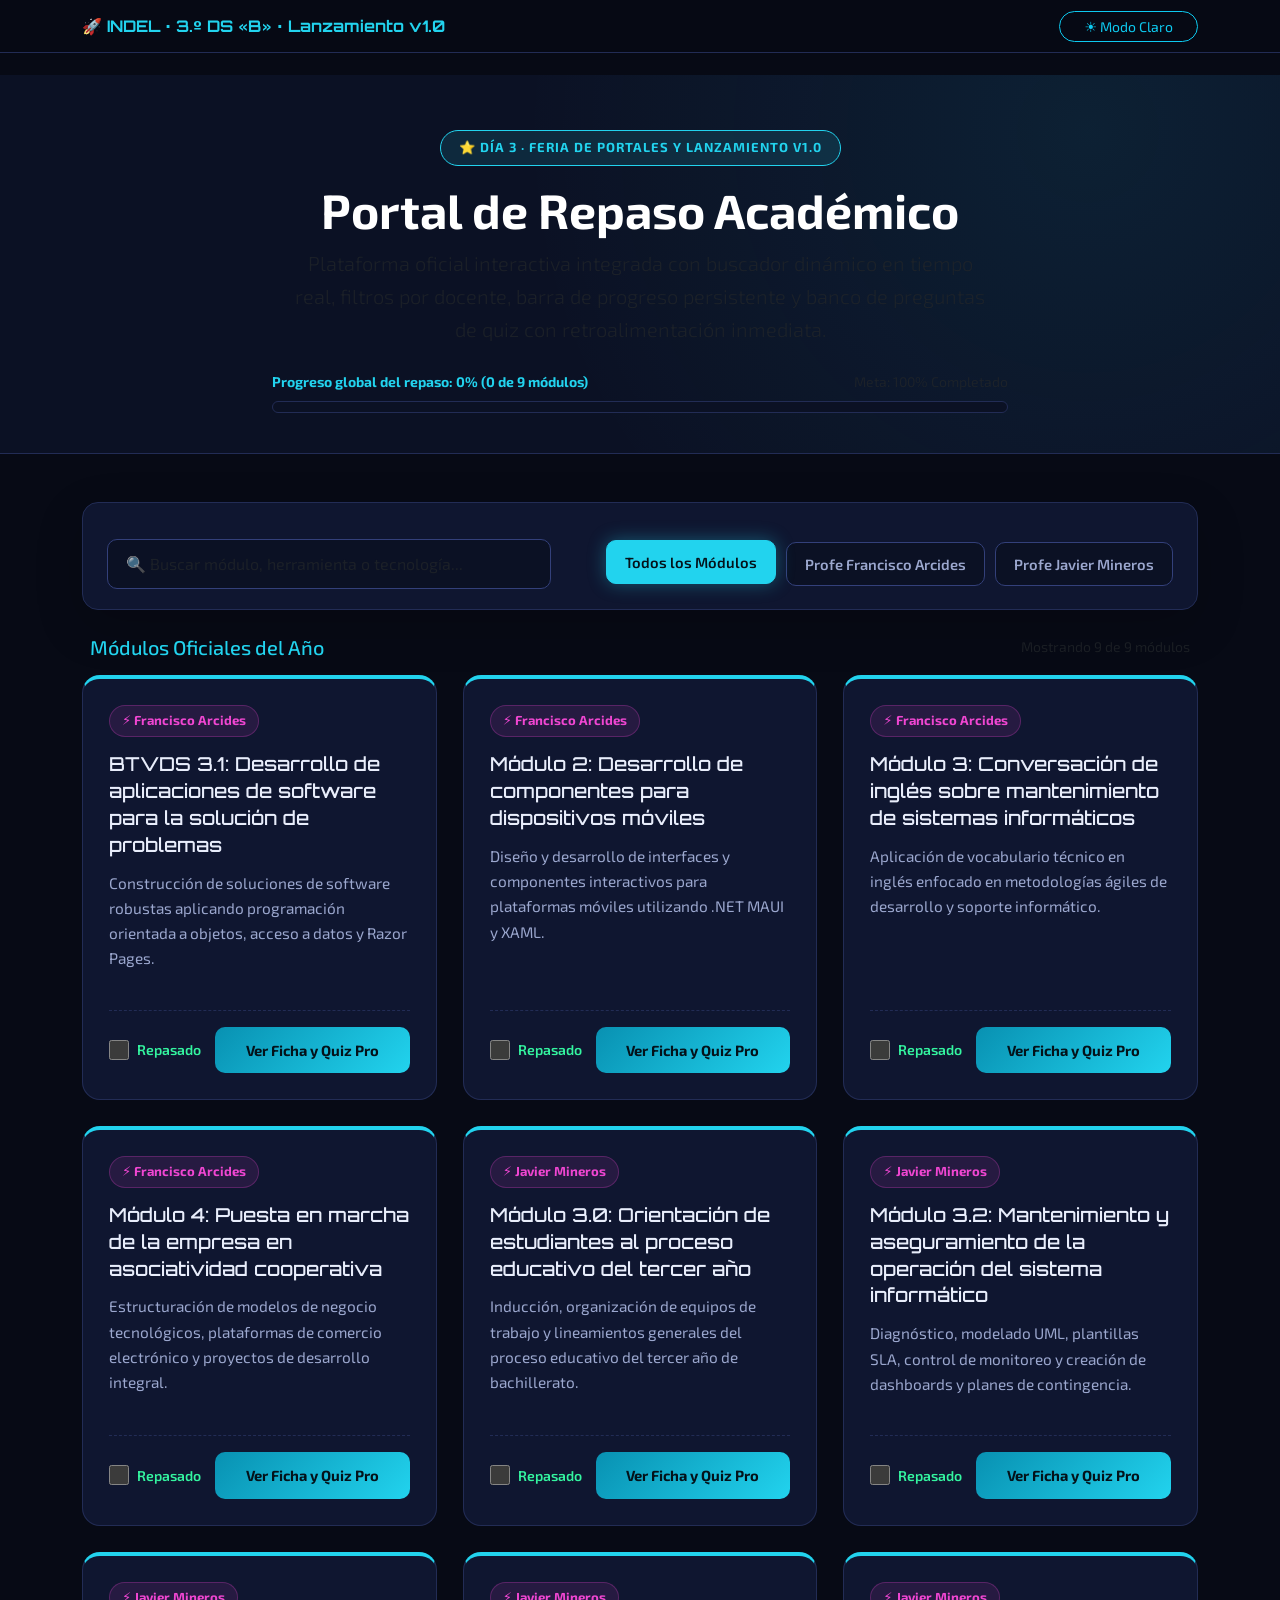
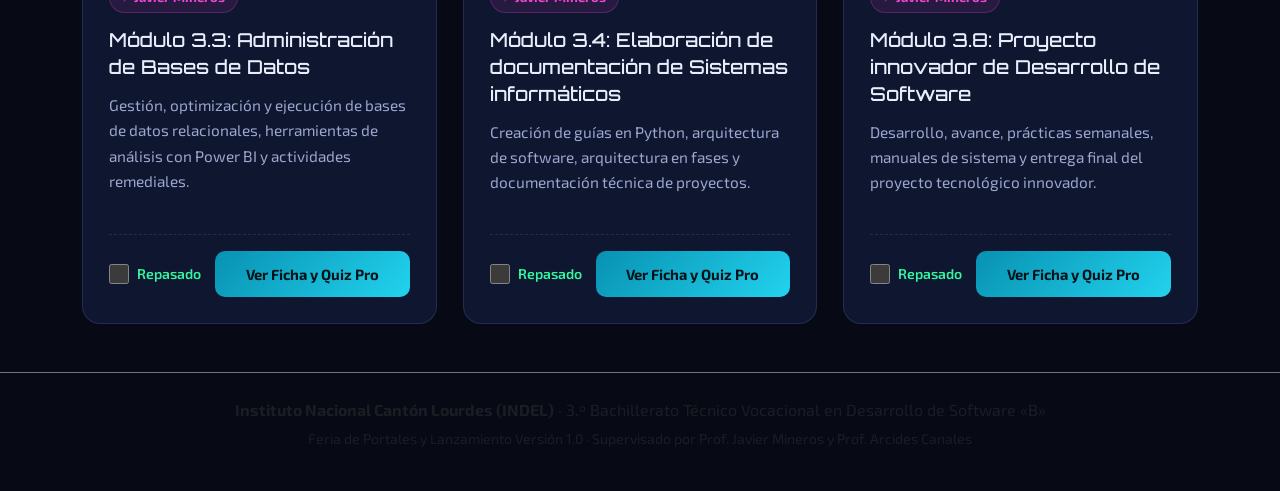
<file: index.html>
<!DOCTYPE html>
<html lang="es" data-theme="dark">
<head>
  <meta charset="UTF-8">
  <meta name="viewport" content="width=device-width, initial-scale=1.0">
  <title>HUB Repaso 3.º DS «B» · Día 3 Lanzamiento v1.0</title>
  <!-- Google Fonts -->
  <link rel="preconnect" href="https://fonts.googleapis.com">
  <link rel="preconnect" href="https://fonts.gstatic.com" crossorigin>
  <link href="https://fonts.googleapis.com/css2?family=Exo+2:wght@400;600;700&family=JetBrains+Mono:wght@400;600&family=Orbitron:wght@600;800&display=swap" rel="stylesheet">
  <!-- Bootstrap 5 CSS -->
  <link href="https://cdn.jsdelivr.net/npm/bootstrap@5.3.3/dist/css/bootstrap.min.css" rel="stylesheet">
  <style>
    :root {
      --bg: #070a15; --panel: #0f1630; --panel2: #0b1124; --panel-border: rgba(34, 211, 238, 0.25);
      --line: #222c55; --line2: #33407a; --tx: #e8edfb; --mut: #9ba7ce;
      --cy: #22d3ee; --cy-glow: rgba(34, 211, 238, 0.35); --mg: #f046d2; --mg-glow: rgba(240, 70, 210, 0.35);
      --gr: #34f5a0; --am: #ffb224; --fd: 'Orbitron', system-ui, sans-serif; --fb: 'Exo 2', system-ui, sans-serif;
      color-scheme: dark;
    }
    [data-theme="light"] {
      --bg: #f8fafc; --panel: #ffffff; --panel2: #f1f5f9; --panel-border: rgba(14, 116, 144, 0.3);
      --line: #cbd5e1; --line2: #94a3b8; --tx: #0f172a; --mut: #475569;
      --cy: #0e7490; --cy-glow: rgba(14, 116, 144, 0.25); --mg: #a21caf; --mg-glow: rgba(162, 28, 175, 0.25);
      --gr: #047857; --am: #b45309; color-scheme: light;
    }
    * { box-sizing: border-box; margin: 0; padding: 0; }
    body {
      background: var(--bg); color: var(--tx); font-family: var(--fb);
      line-height: 1.65; min-height: 100vh; padding-top: 75px;
      transition: background 0.3s ease, color 0.3s ease;
    }
    .top-nav {
      background: rgba(7, 10, 21, 0.92) !important;
      backdrop-filter: blur(14px); border-bottom: 1px solid var(--line);
    }
    .marca { font-family: var(--fd); font-weight: 700; font-size: 1rem; color: var(--cy) !important; }
    .hero-section {
      padding: 55px 0 40px; border-bottom: 1px solid var(--line);
      background: radial-gradient(circle at 85% 15%, rgba(34,211,238,0.08) 0%, transparent 50%), var(--panel2);
    }
    .header-badge {
      display: inline-block; background: rgba(34, 211, 238, 0.12);
      border: 1px solid var(--cy); color: var(--cy); padding: 6px 18px;
      border-radius: 999px; font-size: 0.82rem; font-weight: 700;
      letter-spacing: 1px; text-transform: uppercase;
    }
    .text-cyan { color: var(--cy) !important; }
    .controls-bar {
      background: var(--panel); border: 1px solid var(--line);
      padding: 20px 24px; border-radius: 16px; margin-bottom: 25px;
      box-shadow: 0 12px 35px rgba(0,0,0,0.25);
    }
    .search-box input {
      background: var(--panel2) !important; border: 1px solid var(--line2) !important;
      color: var(--tx) !important; border-radius: 10px !important; padding: 12px 18px !important;
      font-family: var(--fb); font-size: 1rem;
    }
    .search-box input:focus {
      border-color: var(--cy) !important; box-shadow: 0 0 15px var(--cy-glow) !important; outline: none;
    }
    .filter-chips { display: flex; gap: 10px; flex-wrap: wrap; }
    .chip-btn {
      background: var(--panel2); border: 1px solid var(--line2); color: var(--mut);
      padding: 9px 18px; border-radius: 10px; font-weight: 600; font-size: 0.92rem;
      cursor: pointer; transition: all 0.25s ease;
    }
    .chip-btn:hover, .chip-btn.active {
      color: #04121a; background: var(--cy); border-color: var(--cy);
      box-shadow: 0 0 18px var(--cy-glow); transform: translateY(-2px);
    }
    .grid-modulos {
      display: grid; grid-template-columns: repeat(auto-fit, minmax(340px, 1fr)); gap: 26px;
    }
    .card-modulo {
      background: var(--panel); border: 1px solid var(--line);
      border-top: 4px solid var(--cy); border-radius: 18px; padding: 26px;
      display: flex; flex-direction: column; justify-content: space-between;
      transition: all 0.35s cubic-bezier(0.4, 0, 0.2, 1);
    }
    .card-modulo:hover {
      transform: translateY(-6px); border-color: var(--cy);
      box-shadow: 0 18px 40px rgba(0,0,0,0.45), 0 0 25px var(--cy-glow);
    }
    .card-modulo h3 { font-family: var(--fd); font-size: 1.2rem; line-height: 1.4; color: var(--tx); margin-bottom: 12px; }
    .docente-badge {
      display: inline-flex; align-items: center; gap: 6px; font-size: 0.82rem; font-weight: 700;
      color: var(--mg); background: rgba(240, 70, 210, 0.1); padding: 4px 12px;
      border-radius: 99px; margin-bottom: 14px; border: 1px solid rgba(240, 70, 210, 0.25);
    }
    .card-modulo p { color: var(--mut); font-size: 0.96rem; margin-bottom: 22px; flex-grow: 1; }
    .card-footer-actions {
      display: flex; align-items: center; justify-content: space-between;
      gap: 14px; margin-top: 16px; padding-top: 16px; border-top: 1px dashed var(--line);
    }
    .btn-ver {
      background: linear-gradient(135deg, #0891b2, var(--cy)); color: #04121a; border: 0;
      padding: 11px 20px; border-radius: 10px; font-weight: 700; font-size: 0.92rem;
      cursor: pointer; transition: all 0.25s; flex-grow: 1; text-align: center;
    }
    .btn-ver:hover { filter: brightness(1.15); box-shadow: 0 0 18px var(--cy-glow); transform: scale(1.02); }
    .chk-repasado {
      cursor: pointer; display: flex; align-items: center; gap: 8px;
      font-size: 0.88rem; color: var(--gr); font-weight: 600; user-select: none;
    }
    .chk-repasado input { accent-color: var(--gr); width: 20px; height: 20px; cursor: pointer; }
    
    /* Modal Pro Profesional con scroll interno limpio */
    dialog.modal-cyber {
      background: var(--panel); color: var(--tx); border: 1px solid var(--cy);
      border-radius: 22px; max-width: 800px; width: 94%; max-height: 88vh;
      margin: auto; padding: 35px; box-shadow: 0 30px 70px rgba(0,0,0,0.85), 0 0 40px var(--cy-glow);
      overflow-y: auto;
    }
    dialog.modal-cyber::backdrop { background: rgba(3, 7, 18, 0.85); backdrop-filter: blur(12px); }
    .modal-header {
      display: flex; justify-content: space-between; align-items: flex-start;
      border-bottom: 1px solid var(--line); padding-bottom: 18px; margin-bottom: 22px;
    }
    .modal-header h2 { font-family: var(--fd); color: var(--cy); font-size: 1.4rem; }
    .modal-section { margin-bottom: 24px; }
    .modal-section h4 {
      color: var(--gr); font-size: 0.86rem; letter-spacing: 1.2px; margin-bottom: 10px;
      text-transform: uppercase; font-family: var(--fd); border-left: 3px solid var(--gr); padding-left: 8px;
    }
    .modal-section ul { padding-left: 20px; color: var(--mut); font-size: 0.96rem; }
    .modal-section li { margin-bottom: 6px; }
    .tags { display: flex; flex-wrap: wrap; gap: 8px; margin-top: 8px; }
    .tag {
      background: var(--panel2); border: 1px solid var(--line2); color: var(--tx);
      padding: 5px 14px; border-radius: 999px; font-size: 0.88rem;
    }
    
    /* Quiz Pro Interactivo con múltiples preguntas limpias */
    .quiz-box {
      background: rgba(34, 211, 238, 0.05); border: 1px solid var(--panel-border);
      padding: 24px; border-radius: 16px; margin-top: 25px;
    }
    .quiz-pregunta-block {
      background: var(--panel2); border: 1px solid var(--line);
      padding: 18px; border-radius: 12px; margin-bottom: 20px;
    }
    .quiz-opcion {
      display: block; width: 100%; text-align: left; background: var(--panel);
      border: 1px solid var(--line2); color: var(--tx); padding: 12px 18px;
      border-radius: 10px; margin-bottom: 10px; cursor: pointer; font-family: var(--fb);
      transition: all 0.2s ease; font-size: 0.95rem;
    }
    .quiz-opcion:hover:not(:disabled) {
      border-color: var(--cy); background: rgba(34, 211, 238, 0.1); transform: translateX(4px);
    }
    .quiz-opcion.correcta {
      background: rgba(52, 245, 160, 0.18) !important; border-color: var(--gr) !important; color: var(--gr) !important; font-weight: 700;
    }
    .quiz-opcion.incorrecta {
      background: rgba(240, 70, 210, 0.18) !important; border-color: var(--mg) !important; color: var(--mg) !important;
    }
  </style>
</head>
<body>

  <!-- Navbar -->
  <nav class="navbar navbar-expand-lg navbar-dark fixed-top top-nav">
    <div class="container">
      <a class="navbar-brand marca" href="#">🚀 INDEL · 3.º DS «B» · Lanzamiento v1.0</a>
      <div class="d-flex align-items-center gap-3">
        <button id="btnTema" class="btn btn-sm btn-outline-info rounded-pill px-4" type="button">☀️ Modo Claro</button>
      </div>
    </div>
  </nav>

  <!-- Hero Portada -->
  <header class="hero-section">
    <div class="container text-center">
      <span class="header-badge">⭐ Día 3 · Feria de Portales y Lanzamiento v1.0</span>
      <h1 class="display-5 fw-bold mt-3 font-orbitron text-white">Portal de Repaso Académico</h1>
      <p class="lead text-muted mx-auto" style="max-width: 700px;">
        Plataforma oficial interactiva integrada con buscador dinámico en tiempo real, filtros por docente, barra de progreso persistente y banco de preguntas de quiz con retroalimentación inmediata.
      </p>
      
      <!-- Barra de Progreso -->
      <div class="row justify-content-center mt-4">
        <div class="col-md-8">
          <div class="d-flex justify-content-between align-items:center mb-2">
            <span id="textoProgreso" class="small fw-bold text-cyan">Progreso global del repaso: 0%</span>
            <span class="small text-muted">Meta: 100% Completado</span>
          </div>
          <div class="progress" style="height: 12px; background: var(--panel2); border: 1px solid var(--line); border-radius: 99px; overflow: hidden;">
            <div id="barraProgreso" class="progress-bar bg-info bg-gradient" role="progressbar" style="width: 0%; transition: width 0.4s ease;"></div>
          </div>
        </div>
      </div>
    </div>
  </header>

  <!-- Main Contenido -->
  <main class="container my-5">
    <!-- Controles de Búsqueda y Filtros -->
    <div class="controls-bar shadow-lg">
      <div class="row g-3 align-items-center w-100 m-0">
        <div class="col-lg-5 p-0">
          <div class="search-box">
            <input type="text" id="searchInput" class="form-control" placeholder="🔍 Buscar módulo, herramienta o tecnología..." aria-label="Buscar módulos">
          </div>
        </div>
        <div class="col-lg-7 p-0 d-flex justify-content-lg-end flex-wrap gap-2">
          <div class="filter-chips">
            <button class="chip-btn active" data-filter="all">Todos los Módulos</button>
            <button class="chip-btn" data-filter="Francisco Arcides">Profe Francisco Arcides</button>
            <button class="chip-btn" data-filter="Javier Mineros">Profe Javier Mineros</button>
          </div>
        </div>
      </div>
    </div>

    <!-- Contador de Resultados -->
    <div class="d-flex justify-content-between align-items: center mb-3 px-2">
      <h2 class="h5 text-cyan mb-0 font-orbitron">Módulos Oficiales del Año</h2>
      <span id="contadorModulos" class="small text-muted">Mostrando 0 módulos</span>
    </div>

    <!-- Contenedor Dinámico -->
    <section class="grid-modulos" id="modulosContainer"></section>
  </main>

  <!-- Modal de Ficha y Quiz -->
  <dialog id="fichaModal" class="modal-cyber">
    <div class="modal-header">
      <h2 id="modalTitle" class="h4">Nombre del Módulo</h2>
      <button class="btn-close btn-close-white" id="btnCloseModal" aria-label="Cerrar"></button>
    </div>
    <div id="modalBody" class="modal-body-content"></div>
  </dialog>

  <!-- Footer -->
  <footer class="text-center py-4 border-top border-secondary mt-5">
    <div class="container">
      <p class="mb-1 text-muted"><b>Instituto Nacional Cantón Lourdes (INDEL)</b> · 3.º Bachillerato Técnico Vocacional en Desarrollo de Software «B»</p>
      <p class="small text-muted">Feria de Portales y Lanzamiento Versión 1.0 · Supervisado por Prof. Javier Mineros y Prof. Arcides Canales</p>
    </div>
  </footer>

  <!-- Bootstrap JS -->
  <script src="https://cdn.jsdelivr.net/npm/bootstrap@5.3.3/dist/js/bootstrap.bundle.min.js"></script>
  
  <!-- Base de datos completa integrada para evitar fallos de carga en red o rutas -->
  <script>
    const modulosData = [
      {
        id: "btv-3-1",
        nombre: "BTVDS 3.1: Desarrollo de aplicaciones de software para la solución de problemas",
        docente: "Francisco Arcides",
        resumen: "Construcción de soluciones de software robustas aplicando programación orientada a objetos, acceso a datos y Razor Pages.",
        aprendizajes: [
          "Implementación de Programación Orientada a Objetos (POO), herencia y polimorfismo.",
          "Acceso a datos y conexión con bases de datos relacionales.",
          "Desarrollo de aplicaciones utilizando Code First y ASP.NET Razor."
        ],
        instrumentos: ["Rúbrica de Prácticas de POO", "Evaluación de Prototipo Funcional de Software"],
        programas: ["Visual Studio", "Visual Studio Code", "SQL Server"],
        herramientas: ["C#", ".NET", "ASP.NET Razor", "Entity Framework"],
        recursos: [
          { nombre: "Documentación oficial de .NET", url: "https://learn.microsoft.com/es-es/dotnet/" },
          { nombre: "MDN Web Docs - C# & Web", url: "https://developer.mozilla.org/es/" }
        ],
        evidencias: "https://github.com/MarvinLop/GitHubPage",
        quiz: [
          {
            pregunta: "¿Qué patrón o enfoque de bases de datos se utiliza con ASP.NET para mapear clases a tablas de forma automática?",
            opciones: ["Code First", "Manual Directo con Archivos Planos", "Consultas directas sin modelo", "Estructura NoSQL Estática"],
            correcta: 0,
            explicacion: "Code First permite definir el modelo escribiendo clases en C# y generando la base de datos automáticamente."
          },
          {
            pregunta: "¿Qué principio de la POO permite que una clase herede propiedades y métodos de otra?",
            opciones: ["Encapsulamiento", "Herencia", "Polimorfismo", "Abstracción"],
            correcta: 1,
            explicacion: "La herencia permite reutilizar código haciendo que una clase hija herede de una clase padre."
          },
          {
            pregunta: "¿Qué tecnología de vistas se utiliza en ASP.NET Core para integrar HTML y C# de forma fluida?",
            opciones: ["ASP.NET Razor", "PHP Nativo", "JSP Standard", "Ruby on Rails"],
            correcta: 0,
            explicacion: "Razor es la sintaxis de marcado que permite insertar código basado en .NET en páginas web."
          }
        ]
      },
      {
        id: "mod-2-moviles",
        nombre: "Módulo 2: Desarrollo de componentes para dispositivos móviles",
        docente: "Francisco Arcides",
        resumen: "Diseño y desarrollo de interfaces y componentes interactivos para plataformas móviles utilizando .NET MAUI y XAML.",
        aprendizajes: [
          "Creación de interfaces multiplataforma eficientes con .NET MAUI.",
          "Desarrollo y estructuración de prácticas enfocadas en componentes móviles (Prácticas 6 a 9).",
          "Optimización y pruebas de rendimiento en emuladores de dispositivos."
        ],
        instrumentos: ["Lista de cotejo para Prácticas .NET MAUI", "Autoevaluación Práctica 9"],
        programas: ["Visual Studio", "Emulador de Android / iOS"],
        herramientas: [".NET MAUI", "C#", "XAML"],
        recursos: [
          { nombre: "Documentación oficial de .NET MAUI", url: "https://learn.microsoft.com/es-es/dotnet/maui/" }
        ],
        evidencias: "https://github.com/MarvinLop/GitHubPage",
        quiz: [
          {
            pregunta: "¿Qué framework multiplataforma moderno de Microsoft se utiliza para desarrollar aplicaciones móviles en este módulo?",
            opciones: ["Flutter", ".NET MAUI", "React Native", "Xamarin Classic"],
            correcta: 1,
            explicacion: ".NET MAUI es la evolución oficial para crear apps nativas multiplataforma con C# y XAML."
          },
          {
            pregunta: "¿Qué lenguaje basado en XML se utiliza en .NET MAUI para diseñar la estructura visual de las interfaces?",
            opciones: ["XAML", "HTML5", "JSON", "Markdown"],
            correcta: 0,
            explicacion: "XAML es el lenguaje de marcado basado en XML empleado para inicializar instancias y propiedades de objetos."
          },
          {
            pregunta: "¿Dónde se ejecutan comúnmente las pruebas de rendimiento y despliegue de los componentes móviles desarrollados?",
            opciones: ["Emuladores de dispositivos / Dispositivos físicos", "Bloc de notas estático", "Servidores FTP remotos", "Consolas de comandos de texto plano"],
            correcta: 0,
            explicacion: "Los emuladores o dispositivos conectados permiten validar el comportamiento táctil y visual en tiempo real."
          }
        ]
      },
      {
        id: "mod-3-ingles",
        nombre: "Módulo 3: Conversación de inglés sobre mantenimiento de sistemas informáticos",
        docente: "Francisco Arcides",
        resumen: "Aplicación de vocabulario técnico en inglés enfocado en metodologías ágiles de desarrollo y soporte informático.",
        aprendizajes: [
          "Dominio de términos técnicos en inglés para soporte y mantenimiento de sistemas.",
          "Aplicación de marcos de trabajo ágiles (Scrum) y operaciones CRUD con enfoque técnico bilingüe."
        ],
        instrumentos: ["Evaluación de Práctica 10 (Scrum)", "Guía de Práctica 11 (Base de datos CRUD-IA)"],
        programas: ["Plataformas de desarrollo y comunicación"],
        herramientas: ["Scrum Framework", "Glosarios técnicos bilingües"],
        recursos: [
          { nombre: "Microsoft Learn Documentation", url: "https://learn.microsoft.com/es-es/" }
        ],
        evidencias: "https://github.com/MarvinLop/GitHubPage",
        quiz: [
          {
            pregunta: "¿Qué marco de trabajo ágil se aborda en las prácticas y terminología técnica de este módulo?",
            opciones: ["Scrum", "Waterfall Tradicional", "Prince2", "Modelo en Cascada Estricto"],
            correcta: 0,
            explicacion: "Scrum es el framework ágil estándar basado en iteraciones (sprints) para la gestión de proyectos tecnológicos."
          },
          {
            pregunta: "¿Qué significan las siglas CRUD en operaciones de bases de datos y soporte técnico?",
            opciones: ["Create, Read, Update, Delete", "Compile, Run, Undergo, Debug", "Control, Rate, Use, Data", "Copy, Restore, Upload, Drive"],
            correcta: 0,
            explicacion: "CRUD representa las cuatro operaciones básicas de almacenamiento persistente: Crear, Leer, Actualizar y Borrar."
          },
          {
            pregunta: "¿Por qué es importante el dominio del vocabulario técnico en inglés en el desarrollo de software?",
            opciones: ["Para leer documentación oficial, APIs y colaborar en equipos globales", "Para escribir código más rápido en el teclado", "Para evitar el uso de bases de datos", "Para compilar archivos ejecutables .exe"],
            correcta: 0,
            explicacion: "La gran mayoría de la documentación de tecnologías y estándares de la industria se encuentra originalmente en inglés."
          }
        ]
      },
      {
        id: "mod-4-empresa",
        nombre: "Módulo 4: Puesta en marcha de la empresa en asociatividad cooperativa",
        docente: "Francisco Arcides",
        resumen: "Estructuración de modelos de negocio tecnológicos, plataformas de comercio electrónico y proyectos de desarrollo integral.",
        aprendizajes: [
          "Implementación de tiendas virtuales y plataformas de comercio electrónico con Prestashop.",
          "Desarrollo de proyectos utilizando WinForms, ASPX y .NET MAUI en un entorno cooperativo.",
          "Integración de prototipos con hardware (Proyectos tipo Arduino y Agusine)."
        ],
        instrumentos: ["Rúbrica de Proyecto Final .NET MAUI", "Evaluación de Prestashop Individual", "Guía de Proyecto Winform y ASPX"],
        programas: ["Visual Studio", "Prestashop", "XAMPP"],
        herramientas: ["PHP", "MySQL", "WinForms", "ASPX", "Arduino"],
        recursos: [
          { nombre: "Prestashop DevDocs", url: "https://devdocs.prestashop-project.org/" },
          { nombre: "Portal MIPYME", url: "https://www.minec.gob.sv" }
        ],
        evidencias: "https://github.com/MarvinLop/GitHubPage",
        quiz: [
          {
            pregunta: "¿Qué plataforma de comercio electrónico open-source se implementa para la creación de tiendas virtuales?",
            opciones: ["Prestashop", "WordPress Básico", "Excel Sheets", "Access DB"],
            correcta: 0,
            explicacion: "Prestashop es una robusta solución de comercio electrónico de código abierto para la gestión de tiendas online."
          },
          {
            pregunta: "¿Qué entorno de servicios locales se utiliza habitualmente para desplegar bases de datos MySQL y PHP?",
            opciones: ["XAMPP", "Microsoft Word", "Notepad++", "Adobe Photoshop"],
            correcta: 0,
            explicacion: "XAMPP provee Apache y MySQL localmente para pruebas de desarrollo web."
          },
          {
            pregunta: "¿Cuál es el enfoque principal de las cooperativas tecnológicas según este módulo?",
            opciones: ["Asociatividad y asociarse para proyectos tecnológicos escalables", "Vender hardware usado sin garantía", "Únicamente diseñar folletos impresos", "Crear videojuegos sin base de datos"],
            correcta: 0,
            explicacion: "La asociatividad cooperativa impulsa modelos de negocio solidarios y tecnológicos conjuntos."
          }
        ]
      },
      {
        id: "mod-3-0",
        nombre: "Módulo 3.0: Orientación de estudiantes al proceso educativo del tercer año",
        docente: "Javier Mineros",
        resumen: "Inducción, organización de equipos de trabajo y lineamientos generales del proceso educativo del tercer año de bachillerato.",
        aprendizajes: [
          "Establecimiento y organización de equipos de trabajo efectivos.",
          "Manejo de normativas, portafolios y espacios de códigos QR institucionales."
        ],
        instrumentos: ["Guía de orientación", "Portafolio del Módulo 3.0"],
        programas: ["Google Classroom", "Google Drive"],
        herramientas: ["Plataformas institucionales", "Herramientas colaborativas"],
        recursos: [
          { nombre: "Portal Clases INDEL", url: "https://clases.edu.sv" }
        ],
        evidencias: "https://github.com/MarvinLop/GitHubPage",
        quiz: [
          {
            pregunta: "¿Cuál es el propósito principal de este módulo de orientación inicial?",
            opciones: ["Establecer lineamientos y equipos de trabajo del tercer año", "Programar en C++ avanzado", "Instalar redes físicas de fibra óptica", "Configurar servidores DNS globales"],
            correcta: 0,
            explicacion: "Permite alinear las expectativas, normativas y organización de equipos para todo el año académico."
          },
          {
            pregunta: "¿Qué herramientas institucionales se emplean para la gestión de portafolios y entregas?",
            opciones: ["Google Classroom y Google Drive", "TikTok e Instagram", "Steam y Epic Games", "Spotify y Netflix"],
            correcta: 0,
            explicacion: "Google Classroom centraliza las tareas y guías educativas oficiales de la institución."
          },
          {
            pregunta: "¿Por qué es clave la organización de equipos al inicio del año técnico?",
            opciones: ["Para garantizar la eficiencia en el desarrollo de proyectos y coevaluaciones", "Para trabajar una sola persona todo el año", "Para evitar usar computadoras", "Para no entregar tareas grupales"],
            correcta: 0,
            explicacion: "Los proyectos complejos del tercer año requieren división de roles y trabajo colaborativo."
          }
        ]
      },
      {
        id: "mod-3-2",
        nombre: "Módulo 3.2: Mantenimiento y aseguramiento de la operación del sistema informático",
        docente: "Javier Mineros",
        resumen: "Diagnóstico, modelado UML, plantillas SLA, control de monitoreo y creación de dashboards y planes de contingencia.",
        aprendizajes: [
          "Modelado de software mediante diagramas UML y uso de plantillas SLA.",
          "Creación de dashboards de monitoreo, registro y planes de contingencia técnica.",
          "Ejecución de prácticas de mantenimiento preventivo y correctivo."
        ],
        instrumentos: ["Rúbrica de Dashboard y Práctica", "Evaluación de Modelado UML y Plantilla SLA"],
        programas: ["Visual Studio Code", "Herramientas de Monitoreo", "Herramientas de Diagramación"],
        herramientas: ["UML", "SLA", "Dashboards técnicos"],
        recursos: [
          { nombre: "Microsoft Learn", url: "https://learn.microsoft.com/es-es/" }
        ],
        evidencias: "https://github.com/MarvinLop/GitHubPage",
        quiz: [
          {
            pregunta: "¿Qué significan las siglas SLA en el contexto de aseguramiento de la operación y soporte técnico?",
            opciones: ["Service Level Agreement (Acuerdo de Nivel de Servicio)", "System Local Architecture", "Secure Log Access", "Standard Line Application"],
            correcta: 0,
            explicacion: "Un SLA es un contrato que compromete al proveedor a cumplir ciertos niveles de calidad y respuesta."
          },
          {
            pregunta: "¿Para qué se utilizan los diagramas UML en el diseño de sistemas?",
            opciones: ["Para modelar la estructura y comportamiento de los sistemas de software", "Para calcular impuestos salariales", "Para diseñar logotipos en 3D", "Para editar videos institucionales"],
            correcta: 0,
            explicacion: "UML estandariza la visualización y documentación del diseño orientado a objetos."
          },
          {
            pregunta: "¿Cuál es la diferencia entre mantenimiento preventivo y correctivo?",
            opciones: ["El preventivo evita fallas antes de que ocurran; el correctivo repara el fallo tras producirse", "Son exactamente lo mismo", "El correctivo se hace con aceite y el preventivo con formateo", "El preventivo solo aplica a redes de fibra"],
            correcta: 0,
            explicacion: "El preventivo anticipa problemas; el correctivo soluciona averías existentes."
          }
        ]
      },
      {
        id: "mod-3-3",
        nombre: "Módulo 3.3: Administración de Bases de Datos",
        docente: "Javier Mineros",
        resumen: "Gestión, optimización y ejecución de bases de datos relacionales, herramientas de análisis con Power BI y actividades remediales.",
        aprendizajes: [
          "Instalación y configuración de motores de bases de datos y Power BI.",
          "Ejecución de consultas avanzadas, reportes y actividades de recuperación.",
          "Implementación de dashboards analíticos y control de datos."
        ],
        instrumentos: ["Rúbrica de Ejecución de Base de Datos", "Evaluación de Actividad Power BI"],
        programas: ["SQL Server", "Power BI", "MySQL Workbench"],
        herramientas: ["SQL", "Power BI Desktop", "Transact-SQL"],
        recursos: [
          { nombre: "Documentación oficial de MySQL", url: "https://dev.mysql.com/doc/" },
          { nombre: "Microsoft Power BI Docs", url: "https://learn.microsoft.com/es-es/power-bi/" }
        ],
        evidencias: "https://github.com/MarvinLop/GitHubPage",
        quiz: [
          {
            pregunta: "¿Qué herramienta líder de Microsoft se utiliza para el análisis de datos y la creación de dashboards visuales interactivos?",
            opciones: ["Power BI", "Bloc de notas", "MS Paint", "Notepad++"],
            correcta: 0,
            explicacion: "Power BI permite conectar múltiples fuentes para generar visualizaciones y reportes gerenciales."
          },
          {
            pregunta: "¿Qué lenguaje se utiliza para consultar y manipular bases de datos relacionales?",
            opciones: ["SQL (Structured Query Language)", "HTML", "CSS", "Python Script"],
            correcta: 0,
            explicacion: "SQL es el lenguaje estándar para gestionar bases de datos relacionales."
          },
          {
            pregunta: "¿Cuál es la utilidad de un índice en una base de datos relacional?",
            opciones: ["Acelerar la recuperación de consultas en las tablas", "Ocultar la contraseña de administrador", "Borrar registros duplicados automáticamente", "Comprimir el disco duro"],
            correcta: 0,
            explicacion: "Los índices mejoran drásticamente la velocidad de búsqueda a costo de algo de espacio en disco."
          }
        ]
      },
      {
        id: "mod-3-4",
        nombre: "Módulo 3.4: Elaboración de documentación de Sistemas informáticos",
        docente: "Javier Mineros",
        resumen: "Creación de guías en Python, arquitectura de software, arquitectura en fases y documentación técnica de proyectos.",
        aprendizajes: [
          "Desarrollo de aplicaciones y guías individuales utilizando Python.",
          "Documentación estructurada por fases: Arquitectura del software, desarrollo y documentos finales.",
          "Elaboración de manuales y especificaciones técnicas."
        ],
        instrumentos: ["Rúbrica de Fases de Documentación (Fase 1 a Fase 7)", "Evaluación de Guía Python"],
        programas: ["Visual Studio Code", "Python Interpreter", "Editores de Markdown"],
        herramientas: ["Python", "Markdown", "Diagramas de Arquitectura"],
        recursos: [
          { nombre: "Documentación oficial de Python", url: "https://docs.python.org/es/3/" }
        ],
        evidencias: "https://github.com/MarvinLop/GitHubPage",
        quiz: [
          {
            pregunta: "¿Qué lenguaje de programación versátil se emplea en las guías individuales y automatización de este módulo?",
            opciones: ["Python", "Assembly", "Fortran 77", "COBOL"],
            correcta: 0,
            explicacion: "Python destaca por su sintaxis limpia y gran ecosistema para guías y scripts."
          },
          {
            pregunta: "¿Qué formato ligero de marcado se utiliza frecuentemente para redactar documentación en repositorios como GitHub?",
            opciones: ["Markdown (.md)", "Ejecutable (.exe)", "Comprimido (.zip)", "Hoja de cálculo (.xlsx)"],
            correcta: 0,
            explicacion: "Markdown es el estándar para archivos README y documentación técnica en GitHub."
          },
          {
            pregunta: "¿Por qué es crucial estructurar la documentación por fases en un proyecto de software?",
            opciones: ["Para mantener orden, trazabilidad y claridad desde el análisis hasta la entrega", "Para hacer el código más pesado", "Para evitar hacer pruebas", "Para ocultar errores al profesor"],
            correcta: 0,
            explicacion: "La documentación por fases asegura que ningún requerimiento o arquitectura quede sin auditar."
          }
        ]
      },
      {
        id: "mod-3-8",
        nombre: "Módulo 3.8: Proyecto innovador de Desarrollo de Software",
        docente: "Javier Mineros",
        resumen: "Desarrollo, avance, prácticas semanales, manuales de sistema y entrega final del proyecto tecnológico innovador.",
        aprendizajes: [
          "Gestión de avances de proyectos (10%, 15% y entregas finales).",
          "Elaboración de manuales de sistema y prácticas orientadas a resultados.",
          "Defensa y exposición de proyectos de desarrollo de software."
        ],
        instrumentos: ["Rúbrica de Entrega Final de Proyecto", "Evaluación de Avances e Informes"],
        programas: ["Visual Studio Code", "Git", "GitHub Pages"],
        herramientas: ["Control de versiones", "HTML/CSS/JS", "Documentación de proyectos"],
        recursos: [
          { nombre: "MDN Web Docs", url: "https://developer.mozilla.org/es/" },
          { nombre: "GitHub Pages Documentation", url: "https://docs.github.com/es/pages" }
        ],
        evidencias: "https://github.com/MarvinLop/GitHubPage",
        quiz: [
          {
            pregunta: "¿Qué servicio gratuito de hospedaje se utiliza para publicar este portal web interactivo?",
            opciones: ["GitHub Pages", "Un disco duro local sin red", "FTP anónimo básico", "Servidor de pruebas offline"],
            correcta: 0,
            explicacion: "GitHub Pages permite alojar sitios web estáticos de forma directa y pública."
          },
          {
            pregunta: "¿Qué herramienta de control de versiones se utiliza para gestionar commits, ramas y fusiones en equipo?",
            opciones: ["Git", "Microsoft Word", "Photoshop", "VLC Player"],
            correcta: 0,
            explicacion: "Git es el sistema de control de versiones distribuido estándar en la industria."
          },
          {
            pregunta: "¿Cuál es el objetivo de la defensa y exposición del proyecto en la feria?",
            opciones: ["Demostrar dominio técnico individual y colectivo de la solución construida", "Únicamente entregar un documento impreso sin explicación", "Jugar videojuegos en la computadora", "Ninguna de las anteriores"],
            correcta: 0,
            explicacion: "La defensa evalúa el dominio individual y el funcionamiento real del software entregado."
          }
        ]
      }
    ];

    document.addEventListener("DOMContentLoaded", () => {
      const container = document.getElementById("modulosContainer");
      const modal = document.getElementById("fichaModal");
      const modalBody = document.getElementById("modalBody");
      const modalTitle = document.getElementById("modalTitle");
      const btnClose = document.getElementById("btnCloseModal");
      const searchInput = document.getElementById("searchInput");
      const filterBtns = document.querySelectorAll(".chip-btn");
      const btnTema = document.getElementById("btnTema");
      const barraProgreso = document.getElementById("barraProgreso");
      const textoProgreso = document.getElementById("textoProgreso");

      let currentFilter = "all";

      // Tema Claro / Oscuro
      const temaGuardado = localStorage.getItem("theme_indel_v2") || "dark";
      document.documentElement.setAttribute("data-theme", temaGuardado);
      btnTema.textContent = temaGuardado === "dark" ? "☀️ Modo Claro" : "🌙 Modo Oscuro";

      btnTema.addEventListener("click", () => {
        const actual = document.documentElement.getAttribute("data-theme");
        const nuevo = actual === "dark" ? "light" : "dark";
        document.documentElement.setAttribute("data-theme", nuevo);
        localStorage.setItem("theme_indel_v2", nuevo);
        btnTema.textContent = nuevo === "dark" ? "☀️ Modo Claro" : "🌙 Modo Oscuro";
      });

      function actualizarProgresoGlobal() {
        let total = modulosData.length;
        let completados = 0;
        modulosData.forEach(m => {
          if (localStorage.getItem("repasado_v2_" + m.id) === "true") {
            completados++;
          }
        });
        const porcentaje = total > 0 ? Math.round((completados / total) * 100) : 0;
        if (barraProgreso) barraProgreso.style.width = porcentaje + "%";
        if (textoProgreso) textoProgreso.textContent = `Progreso global del repaso: ${porcentaje}% (${completados} de ${total} módulos)`;
      }

      function normalizar(texto) {
        if (!texto) return "";
        return texto.normalize("NFD").replace(/[\u0300-\u036f]/g, "").toLowerCase();
      }

      function renderModulos() {
        if (!container) return;
        container.innerHTML = "";
        const searchTerm = normalizar(searchInput ? searchInput.value.trim() : "");

        const filtered = modulosData.filter((mod) => {
          const matchDocente = currentFilter === "all" || mod.docente === currentFilter;
          const matchSearch =
            normalizar(mod.nombre).includes(searchTerm) ||
            normalizar(mod.resumen).includes(searchTerm) ||
            mod.herramientas.some((h) => normalizar(h).includes(searchTerm));

          return matchDocente && matchSearch;
        });

        const contador = document.getElementById("contadorModulos");
        if (contador) contador.textContent = `Mostrando ${filtered.length} de ${modulosData.length} módulos`;

        if (filtered.length === 0) {
          container.innerHTML = `<p style="color:var(--mut); text-align:center; grid-column: 1/-1; padding:40px; font-size:1.1rem;">No se encontraron módulos que coincidan con la búsqueda.</p>`;
          return;
        }

        filtered.forEach((mod) => {
          const repasadoKey = "repasado_v2_" + mod.id;
          const estaRepasado = localStorage.getItem(repasadoKey) === "true";

          const card = document.createElement("article");
          card.className = "card-modulo";
          card.innerHTML = `
            <div>
              <div class="docente-badge">⚡ ${mod.docente}</div>
              <h3>${mod.nombre}</h3>
              <p>${mod.resumen}</p>
            </div>
            <div>
              <div class="card-footer-actions">
                <label class="chk-repasado">
                  <input type="checkbox" class="chk-estado" data-id="${mod.id}" ${estaRepasado ? "checked" : ""}>
                  <span>Repasado</span>
                </label>
                <button class="btn-ver" data-id="${mod.id}">Ver Ficha y Quiz Pro</button>
              </div>
            </div>
          `;
          container.appendChild(card);
        });

        actualizarProgresoGlobal();
      }

      if (searchInput) searchInput.addEventListener("input", renderModulos);

      filterBtns.forEach((btn) => {
        btn.addEventListener("click", () => {
          filterBtns.forEach((b) => b.classList.remove("active"));
          btn.classList.add("active");
          currentFilter = btn.getAttribute("data-filter");
          renderModulos();
        });
      });

      if (container) {
        container.addEventListener("change", (e) => {
          if (e.target.classList.contains("chk-estado")) {
            const id = e.target.getAttribute("data-id");
            localStorage.setItem("repasado_v2_" + id, e.target.checked);
            actualizarProgresoGlobal();
          }
        });

        container.addEventListener("click", (e) => {
          if (e.target.classList.contains("btn-ver")) {
            const id = e.target.getAttribute("data-id");
            const mod = modulosData.find((m) => m.id === id);
            if (mod) abrirFicha(mod);
          }
        });
      }

      function abrirFicha(mod) {
        if (!modalTitle || !modalBody || !modal) return;
        modalTitle.textContent = mod.nombre;
        
        let quizHTML = "";
        if (mod.quiz && Array.isArray(mod.quiz)) {
          mod.quiz.forEach((q, qIndex) => {
            let opcionesHTML = "";
            q.opciones.forEach((opcion, oIndex) => {
              opcionesHTML += `
                <button class="quiz-opcion" data-qindex="${qIndex}" data-correcta="${oIndex === q.correcta}">
                  ${opcion}
                </button>
              `;
            });

            quizHTML += `
              <div class="quiz-pregunta-block" data-qblock="${qIndex}">
                <p style="font-size:1rem; margin-bottom:12px; font-weight:700; color:var(--tx);">Pregunta ${qIndex + 1}: ${q.pregunta}</p>
                <div class="opciones-grupo">${opcionesHTML}</div>
                <p class="quiz-feedback-single mt-3 fw-bold" style="font-size:0.92rem; min-height:22px;"></p>
              </div>
            `;
          });
        }

        modalBody.innerHTML = `
          <div class="modal-section">
            <h4>Resumen Ejecutivo</h4>
            <p style="color:var(--mut);">${mod.resumen}</p>
          </div>
          <div class="modal-section">
            <h4>Aprendizajes Clave</h4>
            <ul>${mod.aprendizajes.map((item) => `<li>${item}</li>`).join("")}</ul>
          </div>
          <div class="modal-section">
            <h4>Instrumentos de Evaluación</h4>
            <div class="tags">${mod.instrumentos.map((inst) => `<span class="tag">${inst}</span>`).join("")}</div>
          </div>
          <div class="modal-section">
            <h4>Programas y Herramientas</h4>
            <div class="tags">
              ${mod.programas.map((prog) => `<span class="tag" style="border-color:var(--mg);">${prog}</span>`).join("")}
              ${mod.herramientas.map((h) => `<span class="tag" style="border-color:var(--cy);">${h}</span>`).join("")}
            </div>
          </div>
          <div class="modal-section">
            <h4>Recursos y Evidencias</h4>
            <ul>
              ${mod.recursos.map((r) => `<li><a href="${r.url}" target="_blank" rel="noopener" style="color:var(--cy);">${r.nombre}</a></li>`).join("")}
              <li><a href="${mod.evidencias}" target="_blank" rel="noopener" style="color:var(--gr);">Ver repositorio del proyecto</a></li>
            </ul>
          </div>
          <div class="quiz-box">
            <h4 style="color:var(--cy); margin-bottom:16px; border-left-color:var(--cy);">🧠 Banco de Preguntas Interactivo del Módulo</h4>
            <div id="quizContainer">${quizHTML}</div>
          </div>
        `;

        const quizContainer = modalBody.querySelector("#quizContainer");

        quizContainer.addEventListener("click", (evt) => {
          const btnOpcion = evt.target.closest(".quiz-opcion");
          if (btnOpcion && !btnOpcion.disabled) {
            const bloque = btnOpcion.closest("[data-qblock]");
            const qIndex = parseInt(bloque.getAttribute("data-qblock"));
            const preguntaData = mod.quiz[qIndex];
            const esCorrecta = btnOpcion.getAttribute("data-correcta") === "true";
            const botones = bloque.querySelectorAll(".quiz-opcion");
            const feedback = bloque.querySelector(".quiz-feedback-single");

            botones.forEach(b => {
              b.disabled = true;
              if (b.getAttribute("data-correcta") === "true") {
                b.classList.add("correcta");
              } else {
                b.classList.add("incorrecta");
              }
            });

            if (esCorrecta) {
              feedback.style.color = "var(--gr)";
              feedback.textContent = "¡Correcto! 🎉 " + preguntaData.explicacion;
            } else {
              feedback.style.color = "var(--mg)";
              feedback.textContent = "Incorrecto. ❌ " + preguntaData.explicacion;
            }
          }
        });

        modal.showModal();
      }

      if (btnClose) btnClose.addEventListener("click", () => modal.close());
      if (modal) {
        modal.addEventListener("click", (e) => {
          if (e.target === modal) modal.close();
        });
      }

      renderModulos();
    });
  </script>
</body>
</html>
</file>
